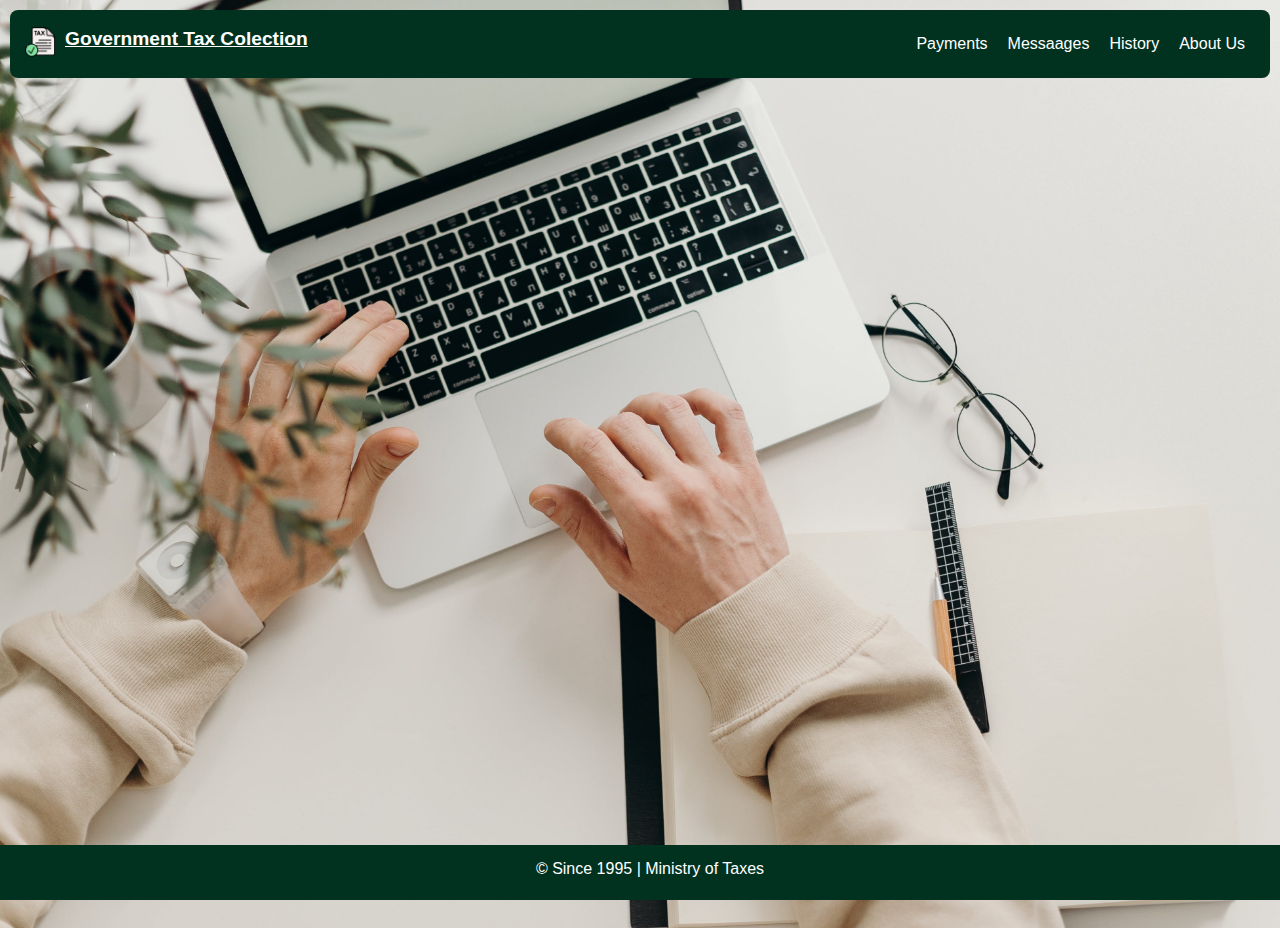
<file: index.html>
<!DOCTYPE html>
<html lang="en">
<head>
    <meta charset="UTF-8">
    <meta name="viewport" content="width=device-width, initial-scale=1.0">
    <link rel="stylesheet" href="style.css">
    <title>Government Tax Colection</title>
</head>
<body>

    <!-- Navbar -->

    <nav>
        <div class="navbar">
            <div class="navbar-left">
                <a href="#" class="nav-bar left" id="icon" onclick="navigateTo('index.html')"><img class="icon" src="home-icon.png" alt="Home"></a>
                <a href="#" class="brand" id="brand" onclick="navigateTo('index.html')">Government Tax Colection</a>
            </div>
            <div class="navbar-right">
                <a href="#" class="nav-item" id="selection1" onclick="navigateTo('selection1.html')">Payments</a>
                <a href="#" class="nav-item" id="selection2" onclick="navigateTo('selection2.html')">Messaages</a>
                <a href="#" class="nav-item" id="selection3" onclick="navigateTo('selection3.html')">History</a>
                <a href="#" class="nav-item" id="selection4" onclick="navigateTo('selection4.html')">About Us</a>
            </div>
        </div>
    </nav>

    <!-- İçerik Alanı -->
    <div class="content">
        <div class="container">
            <form id="loginForm" class="form">
                <h2 class = "txt">Sign In</h2>
                <label for="username">Username:</label>
                <input type="text" id="username" name="username" required>
                <label for="password">Password:</label>
                <input type="password" id="password" name="password" required>
                <button type="button" onclick="signIn()">Sign In</button>
            </form>
    
            <button id="signOutBtn" class="hidden" onclick="signOut()">Sign Out</button>
        </div>
    </div>

    <!-- Footer -->
    <footer>
        <p>&copy; Since 1995 | Ministry of Taxes </p>
    </footer>

    <script src="script.js"></script>
</body>
</html>
</file>
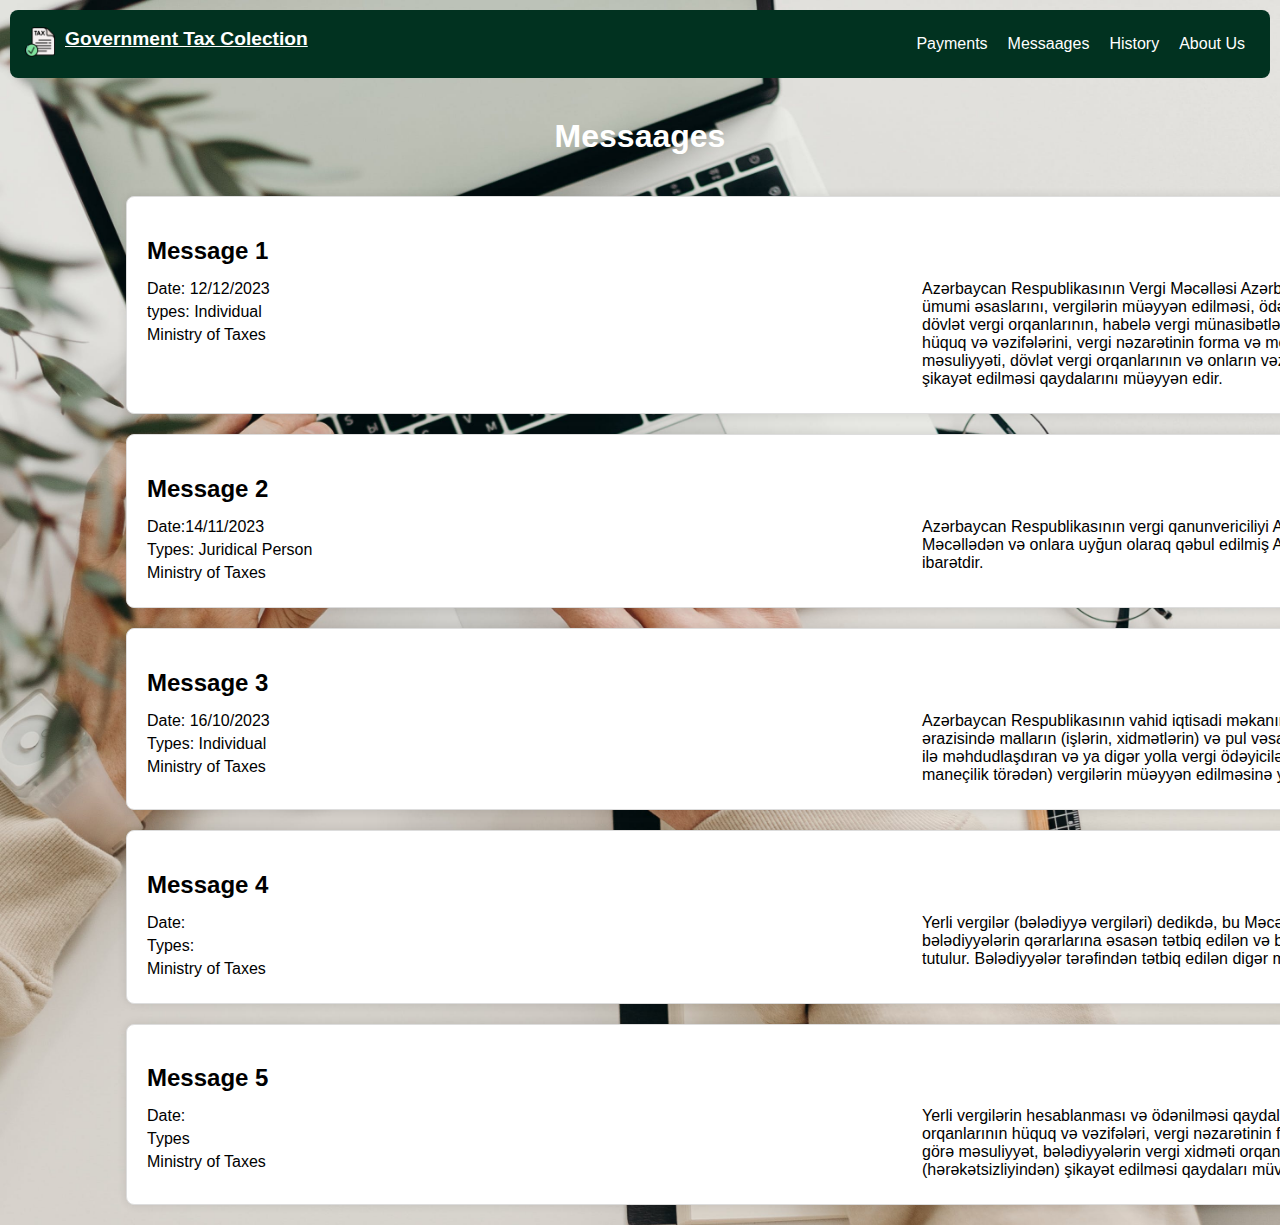
<file: selection2.html>
<!DOCTYPE html>
<html lang="en">
<head>
    <meta charset="UTF-8">
    <meta name="viewport" content="width=device-width, initial-scale=1.0">
    <link rel="stylesheet" href="style.css">
    <title>Government Tax Colection</title>
</head>
<body>

    <!-- Navbar -->

    <nav>
        <div class="navbar">
            <div class="navbar-left">
                <a href="#" class="nav-bar left" id="icon" onclick="navigateTo('index.html')"><img class="icon" src="home-icon.png" alt="Home"></a>
                <a href="#" class="brand" id="brand" onclick="navigateTo('index.html')">Government Tax Colection</a>
            </div>
            <div class="navbar-right">
                <a href="#" class="nav-item" id="selection1" onclick="navigateTo('selection1.html')">Payments</a>
                <a href="#" class="nav-item" id="selection2" onclick="navigateTo('selection2.html')">Messaages</a>
                <a href="#" class="nav-item" id="selection3" onclick="navigateTo('selection3.html')">History</a>
                <a href="#" class="nav-item" id="selection4" onclick="navigateTo('selection4.html')">About Us</a>
            </div>
        </div>
    </nav>

    <h1 class="txtxt" >Messaages</h1>

    <ul>
        <li>
            <h2>Message 1</h2>
            <div class="product-features">
                <div class="feature">
                    <p>
                        Azərbaycan Respublikasının Vergi Məcəlləsi Azərbaycan Respublikasında vergi sistemini, vergitutmanın ümumi əsaslarını, vergilərin müəyyən edilməsi, ödənilməsi və yığılması qaydalarını, vergi ödəyicilərinin və dövlət vergi orqanlarının, habelə vergi münasibətlərinin digər iştirakçılarının vergitutma məsələləri ilə bağlı hüquq və vəzifələrini, vergi nəzarətinin forma və metodlarını, vergi qanunvericiliyinin pozulmasına görə məsuliyyəti, dövlət vergi orqanlarının və onların vəzifəli şəxslərinin hərəkətlərindən (hərəkətsizliyindən) şikayət edilməsi qaydalarını müəyyən edir.
                    </p>
                </div>
                <div class="feature">
                    <p>Date: 12/12/2023</p>
                    <p>types: Individual</p>
                    <p>Ministry of Taxes</p>
                </div>
            </div>
        </li>

        <!-- İhtiyacınıza göre diğer ürünleri ekleyebilirsiniz -->

        <li>
            <h2>Message 2</h2>
            <div class="product-features">
                <div class="feature">
                    <p>
                        Azərbaycan Respublikasının vergi qanunvericiliyi Azərbaycan Respublikasının Konstitusiyasından, bu Məcəllədən və onlara uyğun olaraq qəbul edilmiş Azərbaycan Respublikasının qanunvericilik aktlarından ibarətdir.
                    </p>
                </div>
                <div class="feature">
                    <p>Date:14/11/2023</p>
                    <p>Types: Juridical Person</p>
                    <p>Ministry of Taxes</p>
                </div>
            </div>
        </li>

        <li>
            <h2>Message 3</h2>
            <div class="product-features">
                <div class="feature">
                    <p>
                        Azərbaycan Respublikasının vahid iqtisadi məkanını pozan (xüsusilə, Azərbaycan Respublikasının ərazisində malların (işlərin, xidmətlərin) və pul vəsaitlərinin azad yerdəyişməsini bilavasitə və ya dolayısı ilə məhdudlaşdıran və ya digər yolla vergi ödəyicilərinin qanuni fəaliyyətini məhdudlaşdıran, yaxud maneçilik törədən) vergilərin müəyyən edilməsinə yol verilmir.
                    </p>
                </div>
                <div class="feature">
                    <p>Date: 16/10/2023</p>
                    <p>Types: Individual</p>
                    <p>Ministry of Taxes</p>
                </div>
            </div>
        </li>

        <li>
            <h2>Message 4</h2>
            <div class="product-features">
                <div class="feature">
                    <p>
                        Yerli vergilər (bələdiyyə vergiləri) dedikdə, bu Məcəllədə və müvafiq qanunla müəyyən edilən, bələdiyyələrin qərarlarına əsasən tətbiq edilən və bələdiyyələrin ərazilərində ödənilən vergilər nəzərdə tutulur. Bələdiyyələr tərəfindən tətbiq edilən digər məcburi ödənişlər müvafiq qanunla müəyyən edilir.
                    </p>
                </div>
                <div class="feature">
                    <p>Date:</p>
                    <p>Types:</p>
                    <p>Ministry of Taxes</p>
                </div>
            </div>
        </li>

        <li>
            <h2>Message 5</h2>
            <div class="product-features">
                <div class="feature">
                    <p>
                        Yerli vergilərin hesablanması və ödənilməsi qaydaları, vergi ödəyicilərinin və bələdiyyələrin vergi xidməti orqanlarının hüquq və vəzifələri, vergi nəzarətinin forma və metodları, vergi qanunvericiliyinin pozulmasına görə məsuliyyət, bələdiyyələrin vergi xidməti orqanlarının və onların vəzifəli şəxslərinin hərəkətlərindən (hərəkətsizliyindən) şikayət edilməsi qaydaları müvafiq qanunvericiliklə müəyyən edilir.
:                    </p>
                </div>
                <div class="feature">
                    <p>Date:</p>
                    <p>Types</p>
                    <p>Ministry of Taxes</p>
                </div>
            </div>
        </li>
    </ul>

    <!-- Footer -->
  

    <script src="script.js"></script>
</body>
</html>
</file>
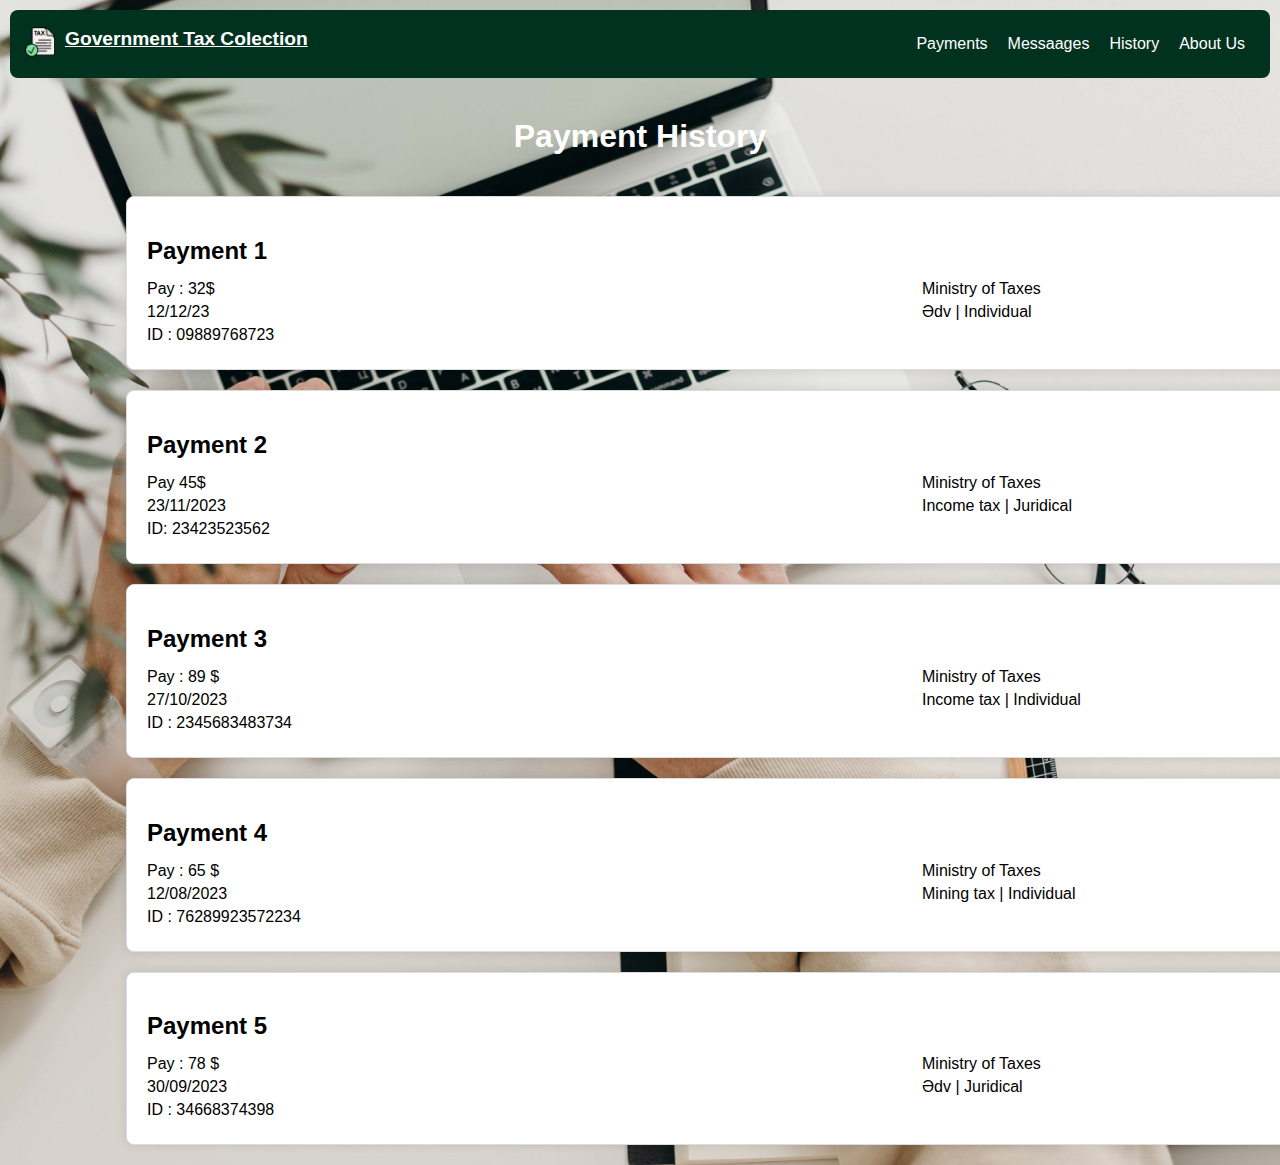
<file: selection3.html>
<!DOCTYPE html>
<html lang="en">
<head>
    <meta charset="UTF-8">
    <meta name="viewport" content="width=device-width, initial-scale=1.0">
    <link rel="stylesheet" href="style.css">
    <title>Government Tax Colection</title>
</head>
<body>

    <!-- Navbar -->

    <nav>
        <div class="navbar">
            <div class="navbar-left">
                <a href="#" class="nav-bar left" id="icon" onclick="navigateTo('index.html')"><img class="icon" src="home-icon.png" alt="Home"></a>
                <a href="#" class="brand" id="brand" onclick="navigateTo('index.html')">Government Tax Colection</a>
            </div>
            <div class="navbar-right">
                <a href="#" class="nav-item" id="selection1" onclick="navigateTo('selection1.html')">Payments</a>
                <a href="#" class="nav-item" id="selection2" onclick="navigateTo('selection2.html')">Messaages</a>
                <a href="#" class="nav-item" id="selection3" onclick="navigateTo('selection3.html')">History</a>
                <a href="#" class="nav-item" id="selection4" onclick="navigateTo('selection4.html')">About Us</a>
            </div>
        </div>
    </nav>

    <h1 class="txtxt">Payment History</h1>  

    <ul>
        <li>
            <h2>Payment 1</h2>
            <div class="product-features">
                <div class="feature">
                    <p>Ministry of Taxes</p>
                    <p> Ədv | Individual</p>
                </div>
                <div class="feature">
                    <p>Pay : 32$</p>
                    <p>12/12/23</p>
                    <p>ID : 09889768723</p>
                </div>
            </div>
        </li>

        <!-- İhtiyacınıza göre diğer ürünleri ekleyebilirsiniz -->

        <li>
            <h2>Payment 2</h2>
            <div class="product-features">
                <div class="feature">
                    <p>Ministry of Taxes</p>
                    <p> Income tax | Juridical</p>
                </div>
                <div class="feature">
                    <p>Pay 45$</p>
                    <p>23/11/2023</p>
                    <p>ID: 23423523562</p>
                </div>
            </div>
        </li>

        <li>
            <h2>Payment 3</h2>
            <div class="product-features">
                <div class="feature">
                    <p>Ministry of Taxes</p>
                    <p> Income tax | Individual</p>
                </div>
                <div class="feature">
                    <p>Pay : 89 $</p>
                    <p>27/10/2023</p>
                    <p>ID : 2345683483734</p>
                </div>
            </div>
        </li>

        <li>
            <h2>Payment 4</h2>
            <div class="product-features">
                <div class="feature">
                    <p>Ministry of Taxes</p>
                    <p> Mining tax | Individual</p>
                </div>
                <div class="feature">
                    <p>Pay : 65 $</p>
                    <p>12/08/2023</p>
                    <p>ID : 76289923572234</p>
                </div>
            </div>
        </li>

        <li>
            <h2>Payment 5</h2>
            <div class="product-features">
                <div class="feature">
                    <p>Ministry of Taxes</p>
                    <p> Ədv | Juridical </p>
                </div>
                <div class="feature">
                    <p>Pay : 78 $</p>
                    <p>30/09/2023</p>
                    <p>ID : 34668374398</p>
                </div>
            </div>
        </li>
    </ul>

    <!-- Footer -->
  

    <script src="script.js"></script>
</body>
</html>
</file>
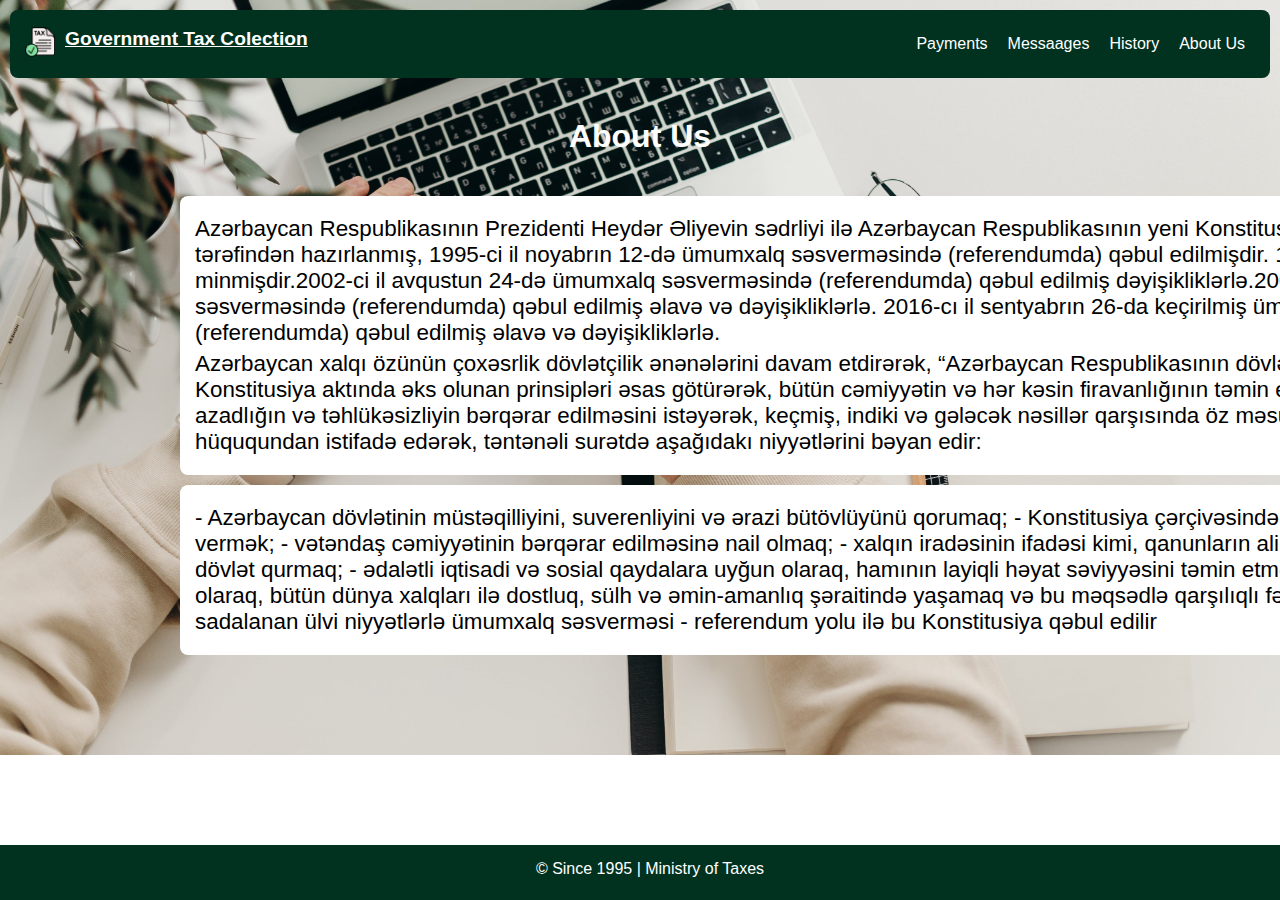
<file: selection4.html>
<!DOCTYPE html>
<html lang="en">
<head>
    <meta charset="UTF-8">
    <meta name="viewport" content="width=device-width, initial-scale=1.0">
    <link rel="stylesheet" href="style.css">
    <title>Government Tax Colection</title>
</head>
<body>

    <!-- Navbar -->

    <nav>
        <div class="navbar">
            <div class="navbar-left">
                <a href="#" class="nav-bar left" id="icon" onclick="navigateTo('index.html')"><img class="icon" src="home-icon.png" alt="Home"></a>
                <a href="#" class="brand" id="brand" onclick="navigateTo('index.html')">Government Tax Colection</a>
            </div>
            <div class="navbar-right">
                <a href="#" class="nav-item" id="selection1" onclick="navigateTo('selection1.html')">Payments</a>
                <a href="#" class="nav-item" id="selection2" onclick="navigateTo('selection2.html')">Messaages</a>
                <a href="#" class="nav-item" id="selection3" onclick="navigateTo('selection3.html')">History</a>
                <a href="#" class="nav-item" id="selection4" onclick="navigateTo('selection4.html')">About Us</a>
            </div>
        </div>
    </nav>

    <header>
        <h1 class="txtxt">About Us</h1>
    </header>

    <section class="conten">
        <p>
        Azərbaycan Respublikasının Prezidenti Heydər Əliyevin sədrliyi ilə Azərbaycan Respublikasının yeni Konstitusiya layihəsini
        hazırlayan komissiya tərəfindən hazırlanmış, 1995-ci il noyabrın 12-də ümumxalq səsverməsində (referendumda) qəbul
        edilmişdir. 1995-ci il noyabrın 27-dən qüvvəyə minmişdir.2002-ci il avqustun 24-də ümumxalq səsverməsində (referendumda)
        qəbul edilmiş dəyişikliklərlə.2009-cu il martın 18-də ümumxalq səsverməsində (referendumda) qəbul edilmiş əlavə və dəyişikliklərlə.
        2016-cı il sentyabrın 26-da keçirilmiş ümumxalq səsverməsində (referendumda) qəbul edilmiş əlavə və dəyişikliklərlə.
        </p>

        <p>
            
            Azərbaycan xalqı özünün çoxəsrlik dövlətçilik ənənələrini davam etdirərək, “Azərbaycan Respublikasının dövlət müstəqilliyi haqqında” Konstitusiya aktında əks olunan prinsipləri əsas götürərək, bütün cəmiyyətin və hər kəsin firavanlığının təmin
edilməsini arzulayaraq, ədalətin, azadlığın və təhlükəsizliyin bərqərar edilməsini istəyərək, keçmiş, indiki və gələcək nəsillər
qarşısında öz məsuliyyətini anlayaraq, suveren hüququndan istifadə edərək, təntənəli surətdə aşağıdakı niyyətlərini bəyan edir:
        </p>
    </section>

    <section class="conten">
        <p>
            - Azərbaycan dövlətinin müstəqilliyini, suverenliyini və ərazi bütövlüyünü qorumaq;
            - Konstitusiya çərçivəsində demokratik quruluşa təminat vermək;
            - vətəndaş cəmiyyətinin bərqərar edilməsinə nail olmaq;
            - xalqın iradəsinin ifadəsi kimi, qanunların aliliyini təmin edən hüquqi, dünyəvi dövlət qurmaq;
            - ədalətli iqtisadi və sosial qaydalara uyğun olaraq, hamının layiqli həyat səviyyəsini təmin etmək;
            - ümumbəşəri dəyərlərə sadiq olaraq, bütün dünya xalqları ilə dostluq, sülh və əmin-amanlıq şəraitində yaşamaq və bu
            məqsədlə qarşılıqlı fəaliyyət göstərmək.
            Yuxarıda sadalanan ülvi niyyətlərlə ümumxalq səsverməsi - referendum yolu ilə bu Konstitusiya qəbul edilir
        </p>
    </section>

    <!-- Footer -->
    <footer>
        <p>&copy; Since 1995 | Ministry of Taxes </p>
    </footer>

    <script src="script.js"></script>
</body>
</html>
</file>
<file: style.css>
body {
    margin: 0;
    font-family: 'Segoe UI', Tahoma, Geneva, Verdana, sans-serif;
    background-color: #e0c299;
    background: url('background-image.jpg') no-repeat center center/cover;
}

nav {
    background-color: #013220;
    overflow: hidden;
    margin-top: 10px;
    margin-left: 10px;
    margin-right: 10px;
    height: 7.5vh;
    border-radius: 8px;
}

.navbar {
    display: flex;
    justify-content: space-between;
    align-items: center;
    padding: 15px;
}

.navbar-left {
    height: 5 px ;
    width: 5 px ;
    display: flex;
}

.navbar-left:hover {
    background-color: #555;
}

.brand {
    color: white;
    align-items: center;
    font-weight: bold;
    font-size: 1.2em;
    margin-top: 1px;
}

.icon {
    margin-right: 10px;
    height: 30px;
    width: 30px;
}

.navbar-right {
    display: flex;
}

.nav-item {
    color: white;
    text-decoration: none;
    padding: 10px;
    border-radius: 5px;
    transition: background-color 0.3s ease;
}

.nav-item:hover {
    background-color: #555;
    margin-bottom: 3px;
}

.content {
    padding: 20px;
    
    color: #fff;
    height: 90vh;
    display: flex;
    padding-left: 1000px;
    align-items: center;

}

.container {
    background-color: #013220;
    padding: 20px;
    border-radius: 8px;
    box-shadow: 0 0 10px rgba(0, 0, 0, 0.1);
    margin-left: 300px;
    margin-bottom: 175px;
    
}

.form {
    display: flex;
    flex-direction: column;
}

label {
    margin-bottom: 8px;
}

input {
    padding: 8px;
    margin-bottom: 16px;
}

.txt{
    color: #fff;
}

button {
    padding: 10px;
    background-color: #007BFF;
    color: #fff;
    border: none;
    border-radius: 4px;
    cursor: pointer;
}

button:hover {
    background-color: #0056b3;
}

.hidden {
    display: none;
}
footer {
    background-color: #013220;
    color: white;
    text-align: center;
    padding: 10px;
    height: 35px;
    position: fixed;
    bottom: 0;
    width: 100%;
}

.product-card {
    background-color: #fff;
    border: 1px solid #ddd;
    border-radius: 8px;
    box-shadow: 0 0 20px rgba(0, 0, 0, 0.1);
    
    padding: 20px;
    margin: 10px;
    max-width: 300px;
    text-align: center;
}

.product-card img {
    max-width: 150px;
    height: 30vh;
    border-radius: 8px;
}

.buy-button {
    background-color: #007BFF;
    color: #fff;
    border: none;
    padding: 10px;
    border-radius: 4px;
    cursor: pointer;
    margin-top: 10px;
}

.buy-button:hover {
    background-color: #0056b3;
}


.catalog {
    display: flex;
    justify-content: space-around;
    flex-wrap: wrap;
    padding: 20px;
    margin-top: 0px;

    
}
.txtxt{
    color: #fff;
    display: flex;
    justify-content: space-around;
    flex-wrap: wrap;
    padding: 20px;
    margin-top: 20px;

}

h1 {
    text-align: center;
}

ul {
    list-style-type: none;
    padding: 0;
    margin: 0;
}

li {
    background-color: #fff;
    border: 1px solid #ddd;
    border-radius: 8px;
    box-shadow: 0 0 10px rgba(0, 0, 0, 0.1);
    padding: 20px;
    margin-bottom: 20px;
    margin-left: 14vh;
    margin-right: 14vh;
    width: 170vh;
}

h2 {
    margin-bottom: 10px;
}

p {
    margin: 5px 0;
}

.product-features {
    display: flex;
    flex-direction: row-reverse; /* Sağdan sola döndürme */
    justify-content: space-between;
    align-items: flex-start;
    flex-wrap: wrap;
}



.feature {
    flex: 0 0 calc(50% - 10px); /* İki özelliği bir sıra içinde gösterme ve aralarında 10px boşluk bırakma */
}
.conten{
    align-items: center;
    width: 160vh;
    font-size: 1.4em;
    padding: 15px;
    margin-left: 20vh;
    margin-right: 20vh;
    margin-top: 10px;
    background-color: #fff;
    border-radius: 8px;
}
</file>
